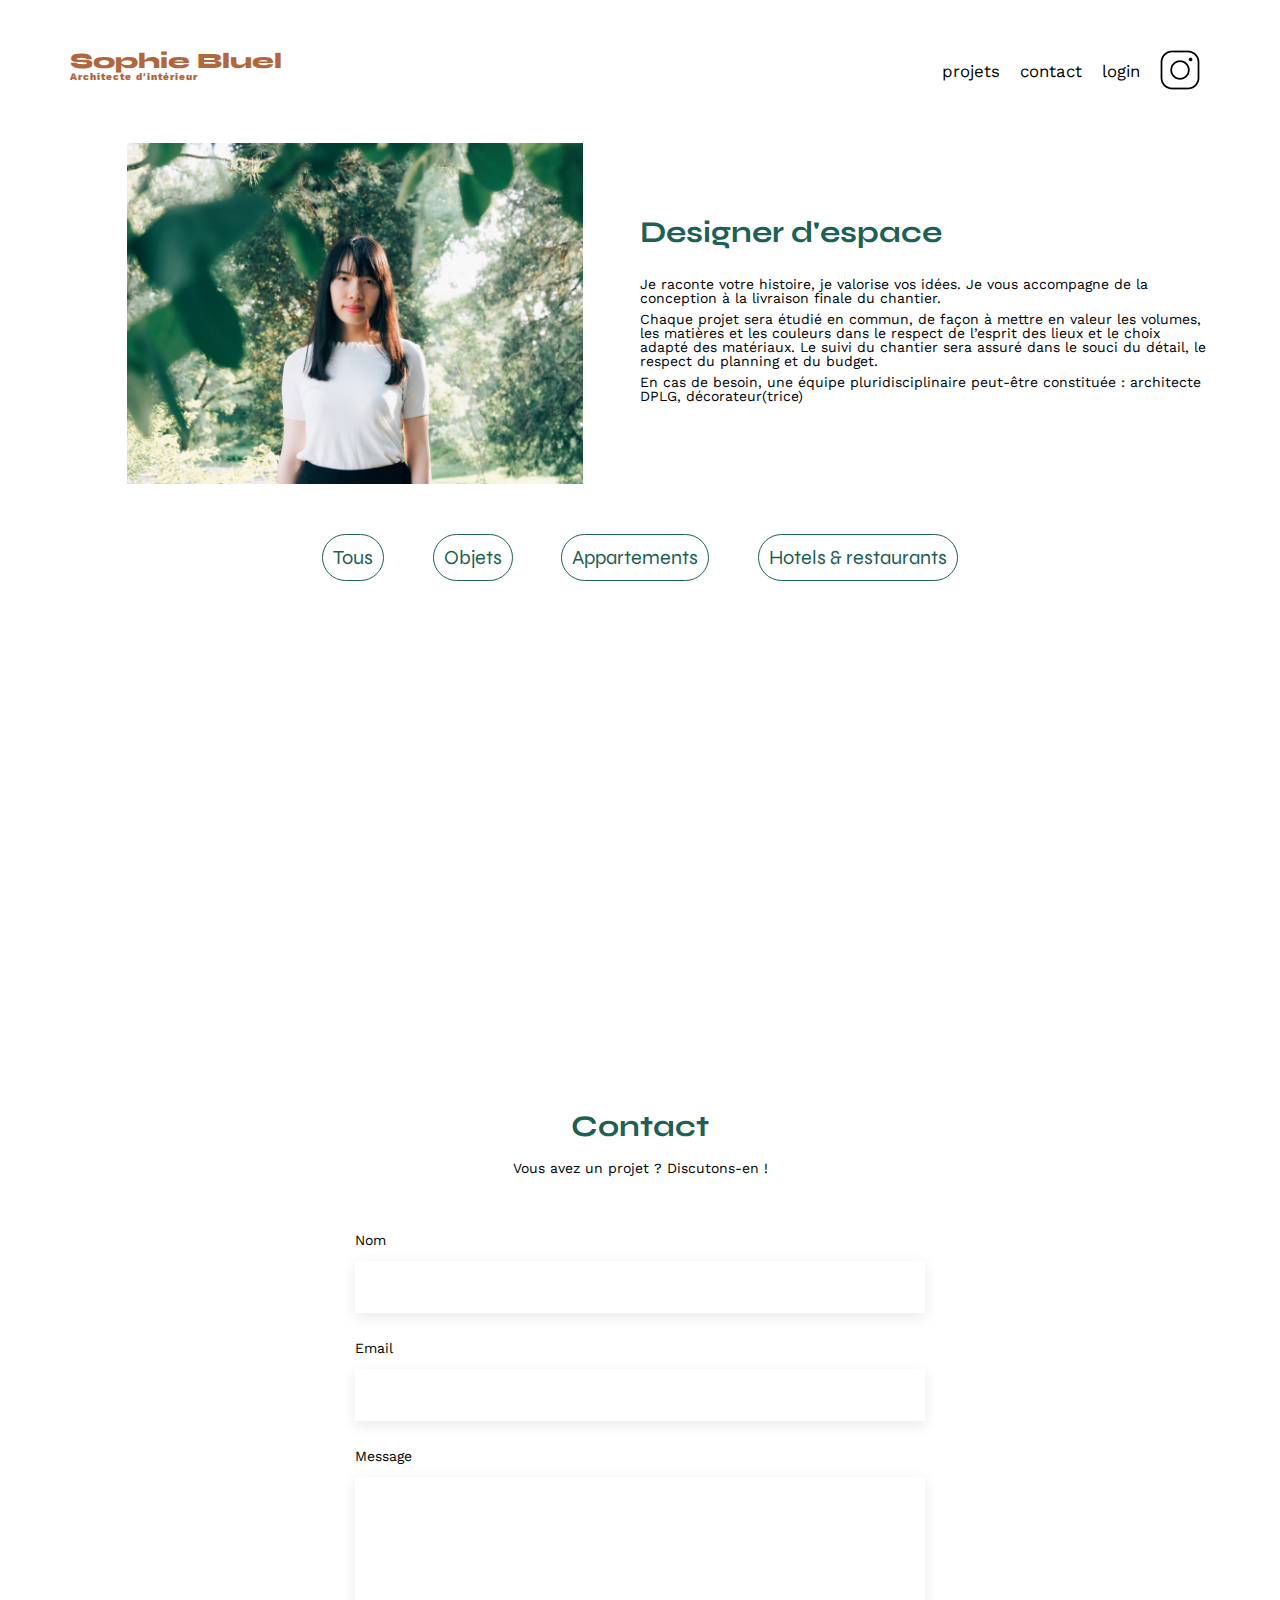
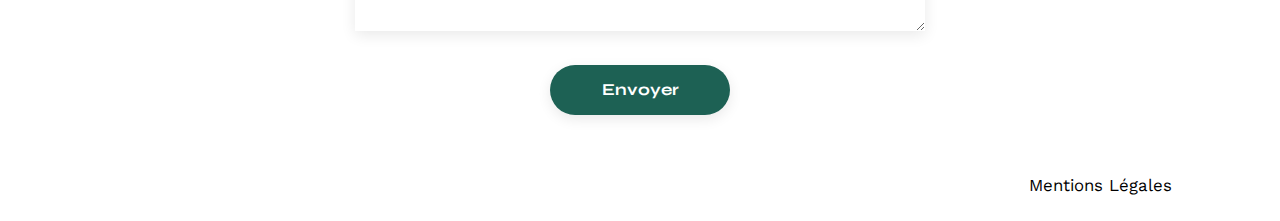
<file: FrontEnd/index.html>
<!DOCTYPE html>
<html lang="fr">
  <head>
    <meta charset="UTF-8" />
    <title>Sophie Bluel - Architecte d'intérieur</title>
    <meta name="viewport" content="width=device-width, initial-scale=1.0" />
    <link rel="preconnect" href="https://fonts.googleapis.com" />
    <link rel="preconnect" href="https://fonts.gstatic.com" crossorigin />
    <link
      href="https://fonts.googleapis.com/css2?family=Syne:wght@700;800&family=Work+Sans&display=swap"
      rel="stylesheet"
    />
    <link
      rel="stylesheet"
      href="https://fonts.googleapis.com/css2?family=Material+Symbols+Outlined:opsz,wght,FILL,GRAD@20..48,100..700,0..1,-50..200"
    />
    <meta name="description" content="" />
    <link rel="stylesheet" href="./assets/style.css" />
    <script src="./fetch.js" type="module"></script>
    <link
      rel="stylesheet"
      href="https://cdnjs.cloudflare.com/ajax/libs/font-awesome/6.0.0-beta3/css/all.min.css"
    />
  </head>
  <body>
    <div class="modalContainer">
      <div class="close_behind"></div>
      <div class="modal">
        <div class="close">
          <span class="material-symbols-outlined">close</span>
        </div>
        <div class="modalTitle">
          <h2 class="title">Galerie Photos</h2>
        </div>
        <div class="imageContainer"></div>
        <div class="border"></div>
        <div class="addPicture">
          <input
            class="valider openModale2"
            type="submit"
            value="Ajouter une photo"
          />
        </div>
      </div>
    </div>
    <div class="modalContainer_2">
      <div class="close_behind"></div>
      <div class="modal_2">
        <div class="arrow-back">
          <span class="material-symbols-outlined">arrow_back</span>
        </div>
        <div class="close">
          <span class="material-symbols-outlined">close</span>
        </div>
        <div class="modalTitle">
          <h2 class="title">Ajout photo</h2>
        </div>
        <div class="newPicture">
          <div class="imgPreview">
            <img
              alt="aperçu-image"
              src="../FrontEnd/assets/icons/image.png"
              class="importImg"
            />
          </div>
          <label class="label-newPicture" for="addPic">+ Ajouter photo</label>
          <input
            type="file"
            class="input-newPicture"
            id="addPic"
            name="addPic"
            accept="jpg/png"
          />
          <p class="format">jpg, png : 4mo max</p>
        </div>
        <div class="formModal-container">
          <form class="formModal" method="post">
            <label for="input-title">Titre</label>
            <input class="input-title" id="input-title" type="text" />
            <label for="category">Catégorie</label>
            <select class="category" id="category" name="category">
              <option value="">&nbsp;</option>
              <option id="1" class="categoryChoice">Objets</option>
              <option id="2" class="categoryChoice">Appartements</option>
              <option id="3" class="categoryChoice">
                Hôtels & Restaurants
              </option>
            </select>
            <div class="border"></div>
            <button type="submit" class="validate">Valider</button>
          </form>
        </div>
      </div>
    </div>

    <div class="editionBanner">
      <div class="edition">
        <span class="material-symbols-outlined newEdit">edit_square</span>
        <p class="editionText">Mode Edition</p>
      </div>
    </div>
    <header>
      <h1>Sophie Bluel <span>Architecte d'intérieur</span></h1>
      <nav>
        <ul>
          <li>projets</li>
          <li>contact</li>
          <li><a class="log" href="login.html">login</a></li>
          <li><img src="./assets/icons/instagram.png" alt="Instagram" /></li>
        </ul>
      </nav>
    </header>
    <main>
      <section id="introduction">
        <figure>
          <img src="./assets/images/sophie-bluel.png" alt="" />
        </figure>
        <article>
          <h2>Designer d'espace</h2>
          <p>
            Je raconte votre histoire, je valorise vos idées. Je vous accompagne
            de la conception à la livraison finale du chantier.
          </p>
          <p>
            Chaque projet sera étudié en commun, de façon à mettre en valeur les
            volumes, les matières et les couleurs dans le respect de l’esprit
            des lieux et le choix adapté des matériaux. Le suivi du chantier
            sera assuré dans le souci du détail, le respect du planning et du
            budget.
          </p>
          <p>
            En cas de besoin, une équipe pluridisciplinaire peut-être constituée
            : architecte DPLG, décorateur(trice)
          </p>
        </article>
      </section>
      <section id="portfolio">
        <div class="changingContainer">
          <h2>Mes Projets</h2>
          <div class="change">
            <span class="material-symbols-outlined newEdit">edit_square</span>
            <p class="changeText">modifier</p>
          </div>
        </div>
        <div class="filtre"></div>
        <div class="gallery"></div>
      </section>
      <section id="contact">
        <h2>Contact</h2>
        <p>Vous avez un projet ? Discutons-en !</p>
        <form action="#" method="post">
          <label for="name">Nom</label>
          <input type="text" name="name" id="name" />
          <label for="email">Email</label>
          <input type="email" name="email" id="email" />
          <label for="message">Message</label>
          <textarea name="message" id="message" cols="30" rows="10"></textarea>
          <input type="submit" value="Envoyer" />
        </form>
      </section>
    </main>

    <footer>
      <nav>
        <ul>
          <li>Mentions Légales</li>
        </ul>
      </nav>
    </footer>
  </body>
</html>
</file>
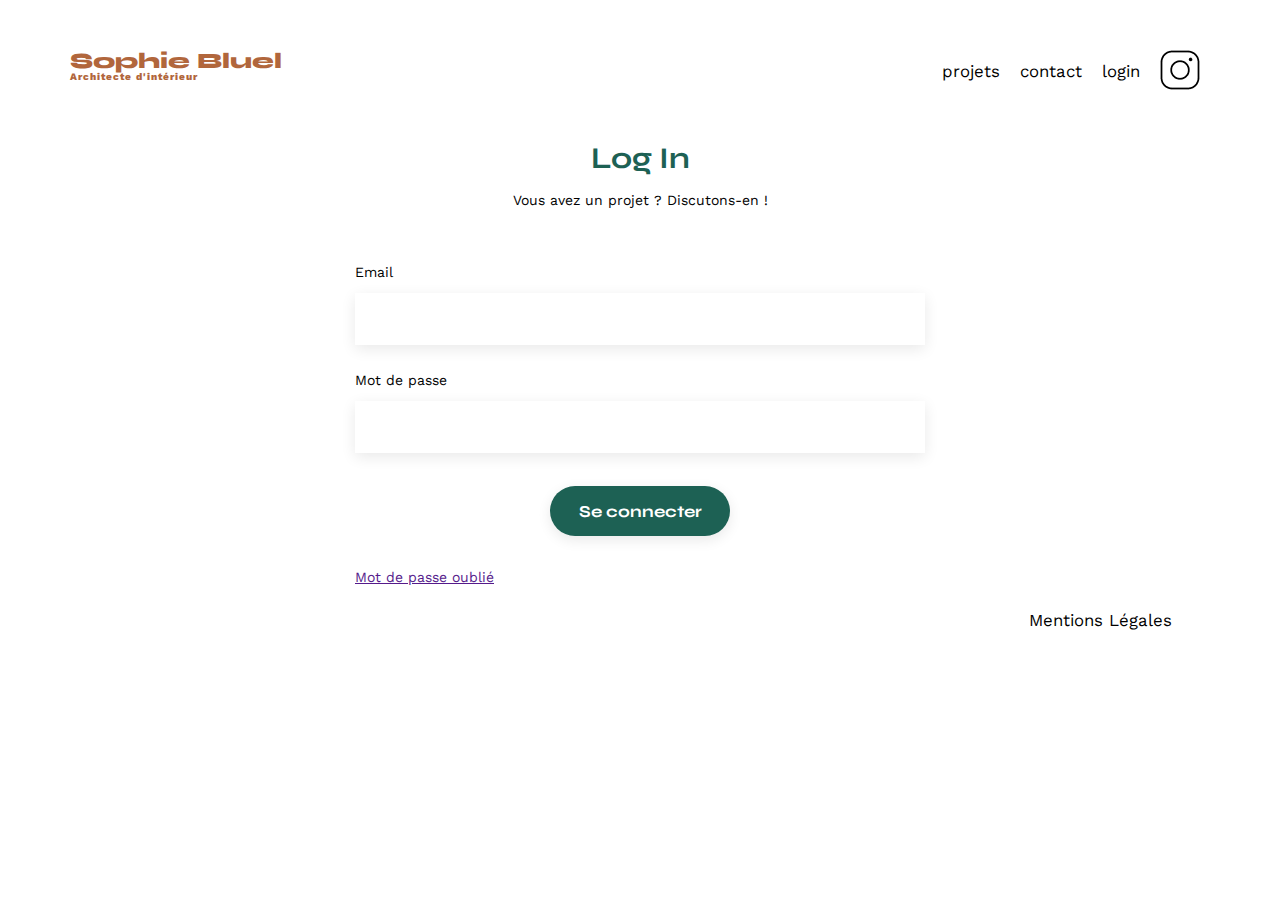
<file: FrontEnd/login.html>
<!DOCTYPE html>
<html lang="fr">
  <head>
    <meta charset="UTF-8" />
    <title>Sophie Bluel - Architecte d'intérieur</title>
    <meta name="viewport" content="width=device-width, initial-scale=1.0" />
    <link rel="preconnect" href="https://fonts.googleapis.com" />
    <link rel="preconnect" href="https://fonts.gstatic.com" crossorigin />
    <link
      href="https://fonts.googleapis.com/css2?family=Syne:wght@700;800&family=Work+Sans&display=swap"
      rel="stylesheet"
    />
    <meta name="description" content="" />
    <link rel="stylesheet" href="./assets/style.css" />
  </head>
  <body>
    <header>
      <h1>Sophie Bluel <span>Architecte d'intérieur</span></h1>
      <nav>
        <ul class="menu">
          <li>projets</li>
          <li>contact</li>
          <li>login</li>
          <li><img src="./assets/icons/instagram.png" alt="Instagram" /></li>
        </ul>
      </nav>
    </header>
    <main class="login">
      <section id="contact">
        <h2>Log In</h2>
        <p>Vous avez un projet ? Discutons-en !</p>
        <form action="#" method="post">
          <label for="email">Email</label>
          <input type="email" name="email" id="email" />
          <label for="password">Mot de passe</label>
          <input type="password" name="password" id="password" />
          <input class="valider" type="submit" value="Se connecter" />
          <a href="" class="forgot">Mot de passe oublié</a>
        </form>
      </section>
    </main>
    <footer>
      <nav>
        <ul>
          <li>Mentions Légales</li>
        </ul>
      </nav>
    </footer>
    <script src="login.js"></script>
  </body>
</html>
</file>
<file: FrontEnd/assets/style.css>
/* http://meyerweb.com/eric/tools/css/reset/
   v2.0 | 20110126
   License: none (public domain)
*/

html,
body,
div,
span,
applet,
object,
iframe,
h1,
h2,
h3,
h4,
h5,
h6,
p,
blockquote,
pre,
a,
abbr,
acronym,
address,
big,
cite,
code,
del,
dfn,
em,
img,
ins,
kbd,
q,
s,
samp,
small,
strike,
strong,
sub,
sup,
tt,
var,
b,
u,
i,
center,
dl,
dt,
dd,
ol,
ul,
li,
fieldset,
form,
label,
legend,
table,
caption,
tbody,
tfoot,
thead,
tr,
th,
td,
article,
aside,
canvas,
details,
embed,
figure,
figcaption,
footer,
header,
hgroup,
menu,
nav,
output,
ruby,
section,
summary,
time,
mark,
audio,
video {
  margin: 0;
  padding: 0;
  border: 0;
  font-size: 100%;
  font: inherit;
  vertical-align: baseline;
}
/* HTML5 display-role reset for older browsers */
article,
aside,
details,
figcaption,
figure,
footer,
header,
hgroup,
menu,
nav,
section {
  display: block;
}
body {
  line-height: 1;
}
ol,
ul {
  list-style: none;
}
blockquote,
q {
  quotes: none;
}
blockquote:before,
blockquote:after,
q:before,
q:after {
  content: "";
  content: none;
}
table {
  border-collapse: collapse;
  border-spacing: 0;
}
/** end reset css**/
body {
  max-width: 1140px;
  margin: auto;
  font-family: "Work Sans";
  font-size: 14px;
}
header {
  display: flex;
  justify-content: space-between;
  margin: 50px 0;
}
section {
  margin: 50px 0;
}

h1 {
  display: flex;
  flex-direction: column;
  font-family: "Syne";
  font-size: 22px;
  font-weight: 800;
  color: #b1663c;
}

h1 > span {
  font-family: "Work Sans";
  font-size: 10px;
  letter-spacing: 0.1em;
}

h2 {
  font-family: "Syne";
  font-weight: 700;
  font-size: 30px;
  color: #1d6154;
}
nav ul {
  display: flex;
  align-items: center;
  list-style-type: none;
}
nav li {
  padding: 0 10px;
  font-size: 1.2em;
}

li:hover {
  color: #b1663c;
}
#introduction {
  display: flex;
  align-items: center;
}
#introduction figure {
  flex: 1;
}
#introduction img {
  display: block;
  margin: auto;
  width: 80%;
}

#introduction article {
  flex: 1;
}
#introduction h2 {
  margin-bottom: 1em;
}

#introduction p {
  margin-bottom: 0.5em;
}
#portfolio h2 {
  text-align: center;
  margin-bottom: 1em;
}
.gallery {
  width: 100%;
  display: grid;
  grid-template-columns: 1fr 1fr 1fr;
  grid-column-gap: 20px;
  grid-row-gap: 20px;
  min-height: 450px;
}

.gallery img {
  width: 100%;
}
#contact {
  width: 50%;
  margin: auto;
}
#contact > * {
  text-align: center;
}
#contact h2 {
  margin-bottom: 20px;
}
#contact form {
  text-align: left;
  margin-top: 30px;
  display: flex;
  flex-direction: column;
}

#contact input {
  height: 50px;
  font-size: 1.2em;
  border: none;
  box-shadow: 0px 4px 14px rgba(0, 0, 0, 0.09);
}
#contact label {
  margin: 2em 0 1em 0;
}
#contact textarea {
  border: none;
  box-shadow: 0px 4px 14px rgba(0, 0, 0, 0.09);
}

input[type="submit"] {
  font-family: "Syne";
  font-weight: 700;
  color: white;
  background-color: #1d6154;
  margin: 2em auto;
  width: 180px;
  text-align: center;
  border-radius: 60px;
}

footer nav ul {
  display: flex;
  justify-content: flex-end;
  margin: 2em;
}
/* Bouton filtre */
.filtre {
  width: 60%;
  margin-left: auto;
  margin-right: auto;
  display: flex;
  justify-content: space-around;
  padding-bottom: 30px;
}

.filtre button {
  border: 1px solid #1d6154;
  border-radius: 60px;
  background: #ffffff;
  color: #1d6154;
  font-size: 20px;
  font-family: "Syne";
  padding: 10px;
}

.filtre button:hover {
  background: #1d6154;
  color: #ffffff;
}

.modalContainer {
  display: none;
  position: fixed;
  top: 0;
  left: 0;
  width: 100%;
  height: 100%;
  background-color: rgba(0, 0, 0, 0.5);
  z-index: 3;
}

.close_behind {
  width: 100%;
  height: 100%;
  z-index: 1;
  position: absolute;
}
.modal {
  position: absolute;
  top: 50%;
  left: 50%;
  transform: translate(-50%, -50%);
  width: 500px;
  background-color: #ffffff;
  z-index: 31;
  padding: 80px;
}

.close {
  position: absolute;
  top: 10px;
  right: 10px;
  background: none;
  border: none;
  cursor: pointer;
  color: black;
  cursor: pointer;
}

.close .fa-pen-to-square {
  color: black;
}
.modalTitle {
  text-align: center;
  margin-bottom: 20px;
}

.title {
  font-size: 26px;
  font-weight: bold;
  font-family: "Work Sans";
}

.modalOpen {
  display: block;
}

.imageContainer {
  display: flex;
  flex-direction: row;
  width: 100%;
  flex-wrap: wrap;
  height: 60%;
  justify-content: flex-start;
  margin-bottom: 30px;
  overflow: hidden;
}

.border {
  margin-left: auto;
  margin-right: auto;
  border: 1px solid #b3b3b3;
  height: 0.3px;
  width: 80%;
  align-self: center;
}

.addPicture {
  position: relative;
  text-align: center;
}

.deleteGallery {
  color: red;
  text-align: center;
  font-family: "Syne";
}

.modal input {
  align-self: center;
  padding: 5px 20px 5px 20px;
}

.imageContainer figure {
  position: relative;
  padding: 5px;
}
.image-modale {
  height: 105px;
  width: 90px;
  display: flex;
  flex-direction: column;
  align-items: center;
  margin-bottom: 20px;
}
.image-modale figcaption {
  font-family: "Work Sans";
  font-size: 12px;
  text-align: center;
}

.icon {
  position: absolute;
  top: 10px;
  right: 10px;
  width: 12px;
  background: black;
  padding: 4px;
  color: white;
}

.crossarrow {
  position: absolute;
  top: 10px;
  right: 35px;
  width: 12px;
  height: 12px;
  background: black;
  padding: 4px;
}
.material-symbols-outlined {
  background: white;
}

.modalContainer_2 {
  display: none;
  position: fixed;
  top: 0;
  left: 0;
  width: 100%;
  height: 100%;
  background-color: rgba(0, 0, 0, 0.5);
  z-index: 3;
}

.modal_2 {
  position: absolute;
  top: 50%;
  left: 50%;
  transform: translate(-50%, -50%);
  width: 500px;
  background-color: #ffffff;
  z-index: 31;
  padding: 80px;
}

.arrow-back {
  position: absolute;
  top: 10px;
  left: 10px;
  cursor: pointer;
}

.arrow-back .material-symbols-outlined {
  color: black;
}

.newPicture {
  background: #e8f1f6;
  padding: 20px 0 20px 0;
  margin-top: 40px;
  display: flex;
  flex-direction: column;
  justify-content: center;
  align-items: center;
}

.imgPreview {
  width: 200px;
  height: 190px;
  z-index: 50;
  background: #ffffff;
}

.importImg {
  width: 100%;
  height: 100%;
  z-index: 60;
  background: #ffffff;
}

.newPicture .material-symbols-outlined {
  color: #b9c5cc;
  margin-bottom: 15px;
  font-size: 150px;
}

.label-newPicture {
  margin-left: auto;
  margin-right: auto;
  display: flex;
  justify-content: center;
  align-items: center;
  background: #cbd6dc;
  color: #306685;
  font-family: "Work Sans";
  font-size: 14px;
  border-radius: 33px;
  width: 35%;
  padding: 10px;
}

.input-newPicture {
  visibility: hidden;
}
.format {
  text-align: center;
}

/*Css du formulaire de la modale*/
.formModal-container {
  display: flex;
  flex-direction: column;
  align-items: center;
}

.formModal label {
  display: flex;
  font-family: "Work sans";
  font-size: 14px;
  color: black;
  line-height: 16px;
  text-align: left;
  margin-top: 20px;
  margin-bottom: 10px;
  font-weight: 500;
}

.formModal input {
  height: 41px;
  width: 490px;
  box-shadow: 0px 4px 14px rgba(0, 0, 0, 0.09);
  border: none;
}

.formModal select {
  height: 41px;
  width: 490px;
  box-shadow: 0px 4px 14px rgba(0, 0, 0, 0.09);
  border: none;
}

.formModal .border {
  margin-top: 40px;
  width: 490px;
}

.validate {
  margin-left: auto;
  margin-right: auto;
  display: flex;
  margin-top: 30px;
  background: #a7a7a7;
  color: white;
  border-radius: 33px;
  font-family: "Syne";
  font-size: 17px;
  border: none;
  padding: 10px 90px 10px 90px;
}
.modalOpen2 {
  display: block;
}
/*Modification du css pour la banniere de la modale*/

.editionBanner {
  position: absolute;
  left: 0;
  top: 0;
  padding: 10px;
  background: black;
  width: 100%;
  display: flex;
  justify-content: center;
}

.edition button {
  background: #ffffff;
  color: black;
  font-family: "Syne";
  font-size: 10px;
  border-radius: 33px;
}

.edition {
  align-self: center;
  display: flex;
  justify-content: space-between;
  align-items: center;
}

.editionText {
  color: white;
  text-align: center;
}

.log {
  text-decoration: none;
  color: black;
}

.log:hover {
  color: #b1663c;
}
.change {
  justify-content: flex-start;
  align-items: center;
  margin-left: 55px;
  display: flex;
}
figure .change p {
  font-family: "Work Sans";
  margin-top: 10px;
}

.changingContainer {
  display: flex;
  align-items: center;
  justify-content: center;
}

.changingContainer .change {
  margin-bottom: 30px;
}

.changeText:hover {
  cursor: pointer;
}
</file>
